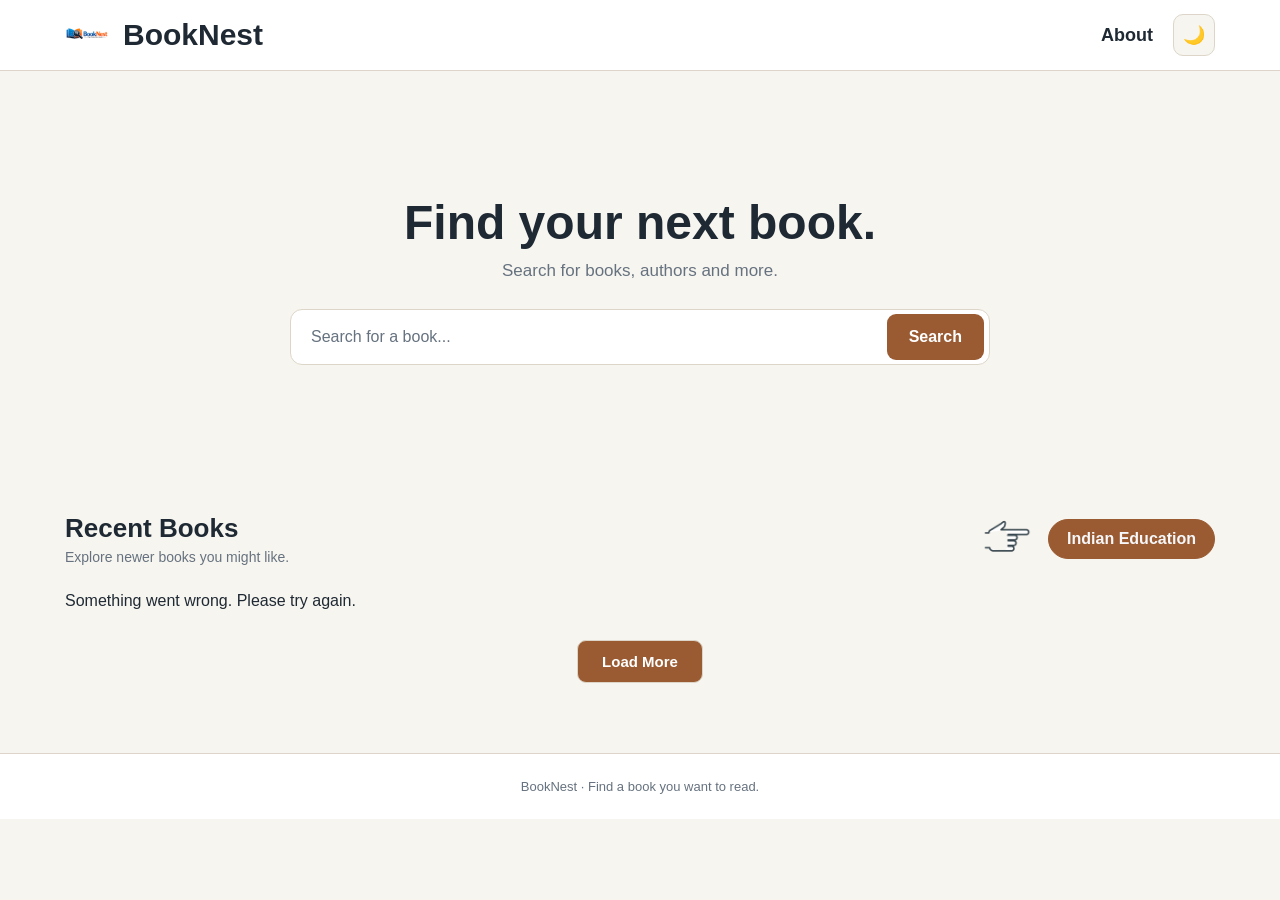
<file: index.html>
<!DOCTYPE html>
<html lang="en">
<head>
    <meta charset="UTF-8">
    <meta name="viewport" content="width=device-width, initial-scale=1.0">
    <title>BookNest</title>
    <link rel="stylesheet" href="style.css">
</head>
<body>

    <header class="mainbar">
        <div class="content">
            <div class="left">
                <img src="logo.png" alt="BookNest logo">
                <h1>BookNest</h1>
            </div>
            <div class="right">
                <a href="about.html">About</a>
                <button class="theme-btn" type="button" aria-label="Switch to dark mode" title="Switch theme">🌙</button>
            </div>
        </div>
    </header>
    <main>
        <section class="hero">
            <div class="center">
                <h2>Find your next book.</h2>
                <p>Search for books, authors and more.</p>
                <form class="search-box">
                    <label class="sr-only" for="searchInput">Search for a book</label>
                    <input
                        type="text"
                        placeholder="Search for a book..."
                        id="searchInput"
                        autocomplete="off"
                    >
                    <button type="submit">Search</button>
                </form>
            </div>
        </section>
        <section class="books">
            <div class="section-title">
                <div class="no">
                <h2>Recent Books</h2>
                <p>Explore newer books you might like.</p>
                </div>  
                <div class="education-callout">
                    <div class="pointer">
                        <img src="point2.avif" alt="" width="50" height="50">
                    </div>
                    <div class="education">
                        <a href="education.html">Indian Education</a>
                    </div>
                </div>
            </div>
            <div class="book-list" id="bookList" aria-live="polite"></div>
    
        <button id="loadMoreBtn" class="load-more-btn">
            Load More
        </button>
        </section>
    </main>
    <footer>
        <p>BookNest · Find a book you want to read.</p>
    </footer>

    <script src="script.js"></script>
</body>
</html>
</file>
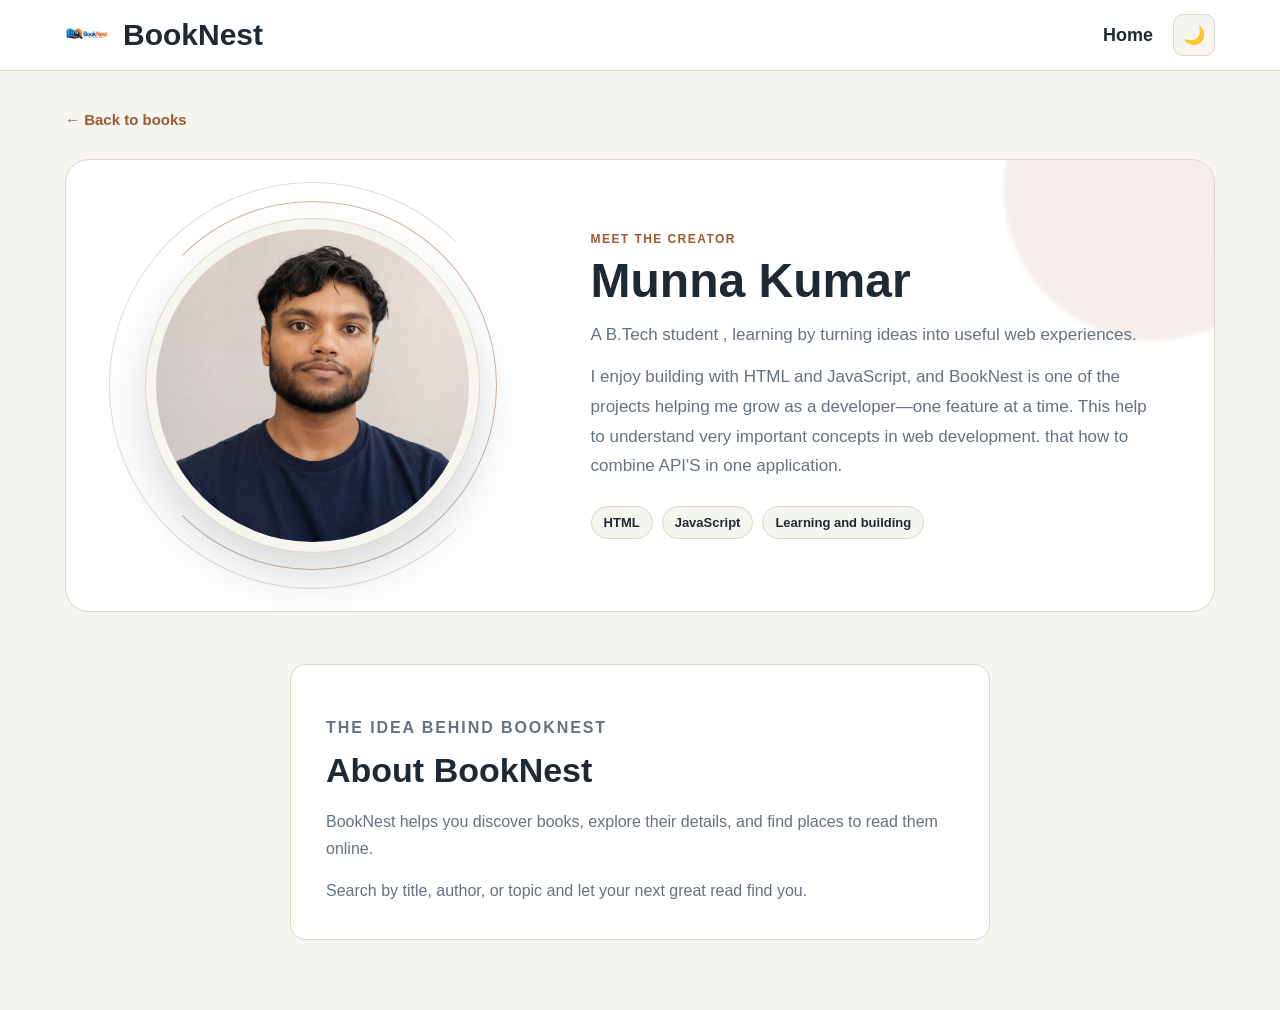
<file: about.html>
<!DOCTYPE html>
<html lang="en">
<head>
    <meta charset="UTF-8">
    <meta name="viewport" content="width=device-width, initial-scale=1.0">
    <title>About BookNest</title>
    <link rel="stylesheet" href="style.css">
</head>
<body>
    <header class="mainbar">
        <div class="content">
            <div class="left">
                <img src="logo.png" alt="BookNest logo">
                <h1>BookNest</h1>
            </div>
            <div class="right">
                <a href="index.html">Home</a>
                <button class="theme-btn" type="button" aria-label="Switch to dark mode" title="Switch theme">🌙</button>
            </div>
        </div>
    </header>

    <main>
        <section class="about-page">
            <a href="index.html">← Back to books</a>
            <section class="myinfo" aria-labelledby="creator-title">
                <div class="photo" aria-hidden="true">
                    <span class="photo-orbit orbit-one"></span>
                    <span class="photo-orbit orbit-two"></span>
                    <img src="my.png" alt="">
                </div>
                <div class="information">
                    <p class="eyebrow">Meet the creator</p>
                    <h2 id="creator-title">Munna Kumar</h2>
                    <p class="intro">A B.Tech student , learning by turning ideas into useful web experiences.</p>
                    <p>I enjoy building with HTML and JavaScript, and BookNest is one of the projects helping me grow as a developer—one feature at a time. This help to understand very important concepts in web development. that how to combine API'S in one application.</p>
                    <div class="skill-tags" aria-label="Skills">
                        <span>HTML</span>
                        <span>JavaScript</span>
                        <span>Learning and building</span>
                    </div>
                </div>
            </section>

            <section class="about-content" aria-labelledby="booknest-title">
                <p class="eyebrow">The idea behind BookNest</p>
                <h2 id="booknest-title">About BookNest</h2>
                <p>BookNest helps you discover books, explore their details, and find places to read them online.</p>
                <p>Search by title, author, or topic and let your next great read find you.</p>
            </section>
        </section>
    </main>

    <script src="about.js"></script>
</body>
</html>
</file>
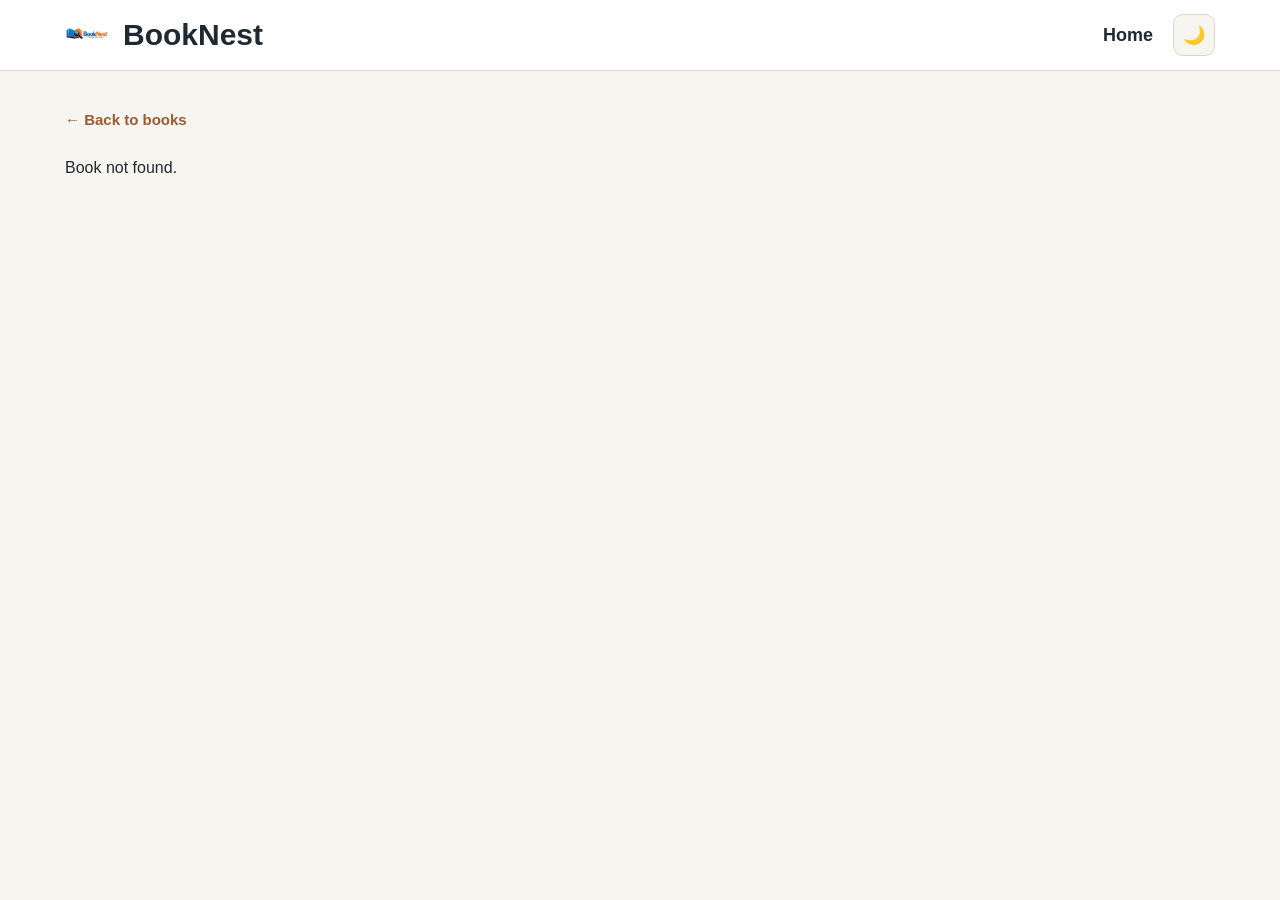
<file: book.html>
<!DOCTYPE html>
<html lang="en">
<head>
    <meta charset="UTF-8">
    <meta name="viewport" content="width=device-width, initial-scale=1.0">
    <title>Book Details</title>
    <link rel="stylesheet" href="style.css">
</head>
<body>
    <header class="mainbar">
        <div class="content">
            <div class="left">
                <img src="logo.png" alt="BookNest logo">
                <h1>BookNest</h1>
            </div>
            <div class="right">
                <a href="index.html">Home</a>
                <button class="theme-btn" type="button" aria-label="Switch to dark mode" title="Switch theme">🌙</button>
            </div>
        </div>
    </header>
    <main>
        <section class="book-details">
            <a href="index.html">← Back to books</a>
            <div id="bookDetails" aria-live="polite">
                Loading book...
            </div>
        </section>
    </main>
    <script src="book.js"></script>
</body>
</html>
</file>
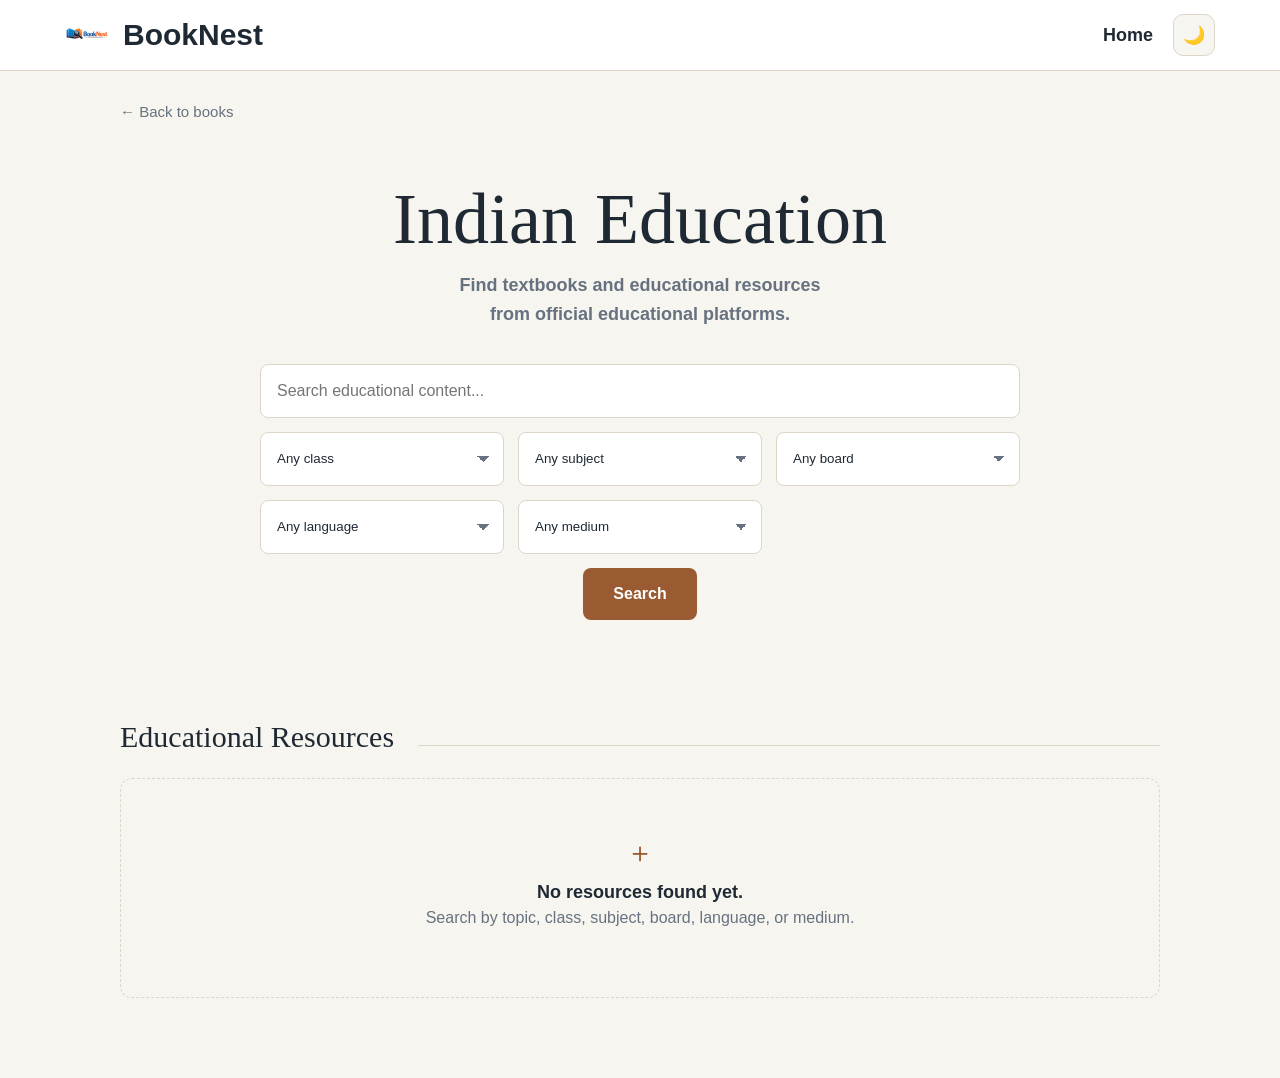
<file: education.html>
<!DOCTYPE html>
<html lang="en">

<head>
    <meta charset="UTF-8">
    <meta name="viewport" content="width=device-width, initial-scale=1.0">
    <title>Indian Education | BookNest</title>
    <link rel="stylesheet" href="style.css">
    <link rel="stylesheet" href="education.css">
</head>

<body>
    <header class="mainbar">
        <div class="content">
            <div class="left">
                <img src="logo.png" alt="BookNest logo">
                <h1>BookNest</h1>
            </div>

            <div class="right">
                <a href="index.html">Home</a>
                <button class="theme-btn" type="button" aria-label="Switch to dark mode"
                    title="Switch theme">🌙</button>
            </div>
        </div>
    </header>

    <main class="education-page">
        <a class="back-link" href="index.html">← Back to books</a>

        <section class="education-hero" aria-labelledby="education-title">
            <h2 id="education-title">Indian Education</h2>
            <p class="intro">Find textbooks and educational resources<br class="desktop-break"> from official
                educational platforms.</p>

            <form class="education-search" id="educationSearch">
                <label class="sr-only" for="educationQuery">Search educational content</label>
                <input id="educationQuery" type="search" placeholder="Search educational content..." autocomplete="off">

                <div class="filter-row">
                    <label>
                        <span class="sr-only">Class</span>
                        <select id="classFilter">
                            <option value="">Any class</option>
                            <option>Class 1</option>
                            <option>Class 2</option>
                            <option>Class 3</option>
                            <option>Class 4</option>
                            <option>Class 5</option>
                            <option>Class 6</option>
                            <option>Class 7</option>
                            <option>Class 8</option>
                            <option>Class 9</option>
                            <option>Class 10</option>
                            <option>Class 11</option>
                            <option>Class 12</option>
                        </select>
                    </label>

                    <label>
                        <span class="sr-only">Subject</span>
                        <select id="subjectFilter">
                            <option value="">Any subject</option>
                            <option>Mathematics</option>
                            <option>Science</option>
                            <option>English</option>
                            <option>Hindi</option>
                            <option>Social Science</option>
                        </select>
                    </label>

                    <label>
                        <span class="sr-only">Board</span>
                        <select id="boardFilter">
                            <option value="">Any board</option>
                            <option>CBSE</option>
                            <option>NCERT</option>
                            <option>NIOS</option>
                        </select>
                    </label>

                    <label>
                        <span class="sr-only">Language</span>
                        <select id="languageFilter">
                            <option value="">Any language</option>
                            <option>English</option>
                            <option>Hindi</option>
                        </select>
                    </label>

                    <label>
                        <span class="sr-only">Medium</span>
                        <select id="mediumFilter">
                            <option value="">Any medium</option>
                            <option>English</option>
                            <option>Hindi</option>
                        </select>
                    </label>
                </div>

                <button class="education-submit" type="submit">Search</button>
            </form>
        </section>

        <section class="resources" aria-labelledby="resources-title">
            <div class="resource-heading">
                <div>
                    <h2 id="resources-title">Educational Resources</h2>
                </div>
                <span class="resource-rule" aria-hidden="true"></span>
            </div>
            <div class="empty-resources" id="emptyResources" aria-live="polite">
                <span class="empty-mark" aria-hidden="true">＋</span>
                <p>No resources found yet.</p>
                <span>Search by topic, class, subject, board, language, or medium.</span>
            </div>
            <button class="load-more-education" id="loadMoreEducation" type="button">
                Load More
            </button>
        </section>
    </main>

    <script src="education.js"></script>
</body>

</html>
</file>
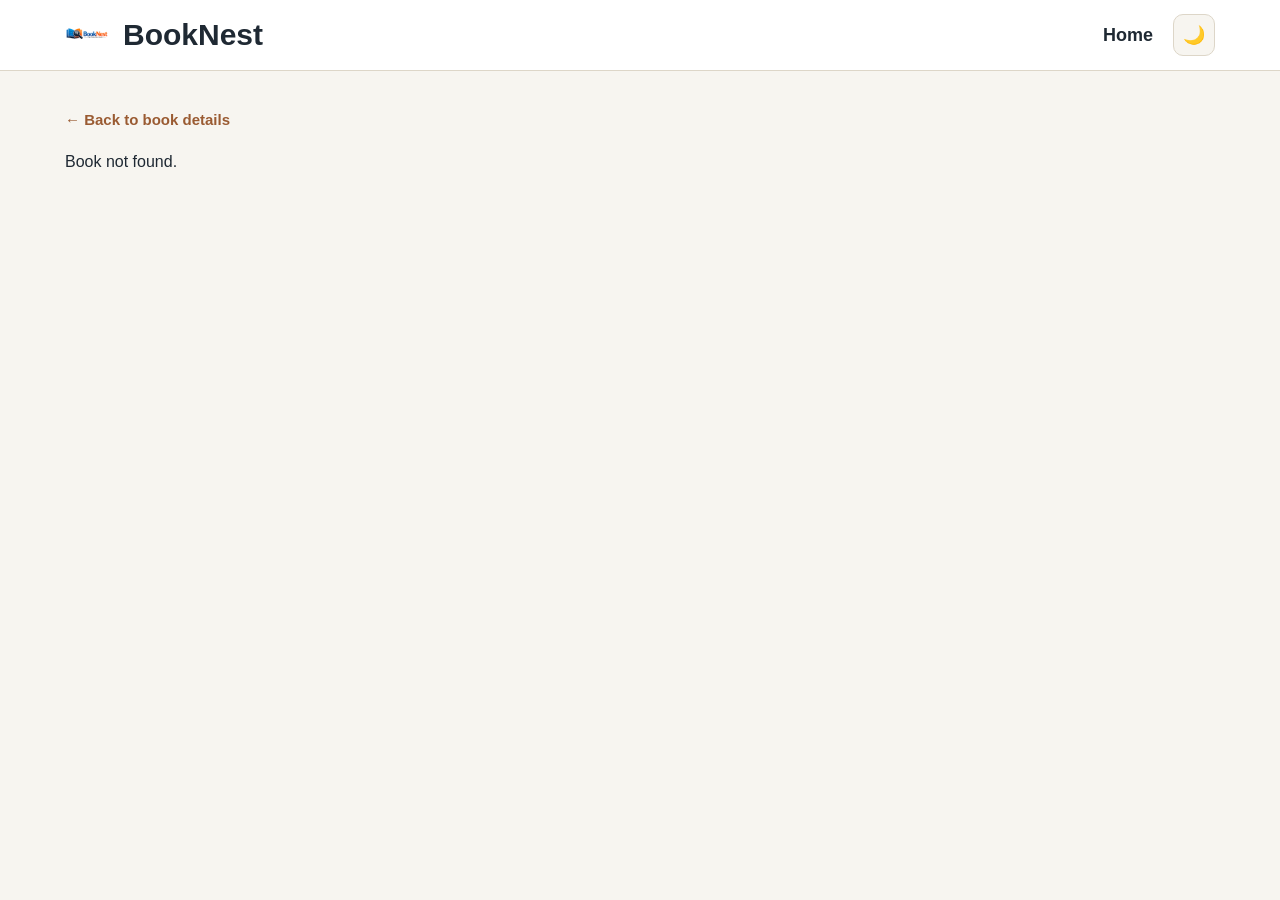
<file: reader.html>
<!DOCTYPE html>
<html lang="en">
<head>
    <meta charset="UTF-8">
    <meta name="viewport" content="width=device-width, initial-scale=1.0">
    <title>Read Book</title>
    <link rel="stylesheet" href="style.css">
</head>
<body>
    <header class="mainbar">
        <div class="content">
            <div class="left">
                <img src="logo.png" alt="BookNest logo">
                <h1>BookNest</h1>
            </div>
            <div class="right">
                <a href="index.html">Home</a>
                <button class="theme-btn" type="button" aria-label="Switch to dark mode" title="Switch theme">🌙</button>
            </div>
        </div>
    </header>

    <main>
        <section class="reader">
            <a href="book.html" id="backLink">← Back to book details</a>
            <div id="readerContent" aria-live="polite">
                <p>Loading book...</p>
            </div>
        </section>
    </main>

    <script src="reader.js"></script>
</body>
</html>
</file>
<file: style.css>
*{
    margin:0;
    padding:0;
    box-sizing:border-box;
}

:root{
    --bg:#F7F5F0;
    --card:#FFFFFF;
    --text:#1F2933;
    --text-2:#66727F;
    --accent:#9A5B32;
    --accent-hover:#7D4725;
    --border:#DDD6C8;
}

.dark{
    --bg:#0F1115;
    --card:#1C2027;
    --text:#F5F7FA;
    --text-2:#A7AFBC;
    --accent:#D4A853;
    --accent-hover:#E3BB6A;
    --border:#2A2F38;
}

body{
    min-height:100vh;
    background:var(--bg);
    color:var(--text);
    font-family:"Trebuchet MS",Arial,sans-serif;
    transition:background-color .3s,color .3s;
}

button,
input{
    font:inherit;
}

.sr-only{
    position:absolute;
    width:1px;
    height:1px;
    padding:0;
    margin:-1px;
    overflow:hidden;
    clip:rect(0,0,0,0);
    white-space:nowrap;
    border:0;
}

.mainbar{
    width:100%;
    background:var(--card);
    border-bottom:1px solid var(--border);
}

.content{
    width:100%;
    max-width:1200px;
    min-height:70px;
    margin:auto;
    padding:10px 25px;
    display:flex;
    align-items:center;
    justify-content:space-between;
}

.left{
    display:flex;
    align-items:center;
    gap:10px;
}

.left img{
    width:48px;
    height:48px;
    border-radius:50%;
    object-fit:cover;
}

.left h1{
    font-size:30px;
}

.right{
    display:flex;
    align-items:center;
    gap:20px;
}

.right a{
    color:var(--text);
    text-decoration:none;
    font-size:18px;
    font-weight:bolder;
}

.right a:hover{
    color:var(--accent);
}

.right a:focus-visible,
.book-details > a:focus-visible,
.reader > a:focus-visible,
.about-page > a:focus-visible,
.book-card:focus-visible,
button:focus-visible,
input:focus-visible,
.read-external-btn:focus-visible{
    outline:3px solid var(--accent);
    outline-offset:3px;
}

.theme-btn{
    width:42px;
    height:42px;
    border:1px solid var(--border);
    border-radius:10px;
    background:var(--bg);
    color:var(--text);
    font-size:18px;
    cursor:pointer;
}

.theme-btn:hover{
    border-color:var(--text);
    background:var(--text);
    color:var(--bg);
}

.hero{
    min-height:420px;
    padding:60px 20px;
    display:flex;
    align-items:center;
    justify-content:center;
    text-align:center;
}

.center{
    width:100%;
    max-width:700px;
}

.center h2{
    font-size:48px;
    line-height:1.1;
    margin-bottom:12px;
}

.center p{
    color:var(--text-2);
    font-size:17px;
    margin-bottom:28px;
}

.search-box{
    width:100%;
    height:56px;
    padding:5px;
    display:flex;
    align-items:center;
    background:var(--card);
    border:1px solid var(--border);
    border-radius:12px;
}

.search-box input{
    flex:1;
    min-width:0;
    height:100%;
    padding:0 15px;
    border:0;
    outline:0;
    background:transparent;
    color:var(--text);
    font-size:16px;
}

.search-box:focus-within{
    border-color:var(--accent);
}

.search-box input::placeholder{
    color:var(--text-2);
}

.search-box button{
    height:46px;
    padding:0 22px;
    border:0;
    border-radius:9px;
    background:var(--accent);
    color:white;
    font-weight:600;
    cursor:pointer;
}

.search-box button:hover{
    background:var(--accent-hover);
}

.books{
    width:100%;
    max-width:1200px;
    margin:auto;
    padding:20px 25px 70px;
}

.section-title{
    margin-bottom:25px;
    display: flex;
    align-items:center;
    gap:16px;
}

.section-title > .no{
    min-width:0;
    flex:1 1 auto;
}

.section-title h2{
    font-size:26px;
    margin-bottom:5px;
}

.section-title p{
    color:var(--text-2);
    font-size:14px;
}

.education-callout{
    width:auto;
    min-height:56px;
    flex:0 0 auto;
    display:flex;
    align-items:center;
    gap:10px;
    margin-left:auto;
}

.pointer{
    width:56px;
    height:56px;
    flex:0 0 56px;
    animation:pointer-attention 1s ease-in-out infinite;
}

.pointer img{
    display:block;
    width:50px;
    height:50px;
    object-fit:contain;
    /* margin-right: -50px; */
}

.education{
    align-self:center;
    transition:transform .2s ease, background-color .2s ease, box-shadow .2s ease;
}

.education a{
    display:block;
    padding:10px 18px;
    border:1px solid var(--accent);
    border-radius:999px;
    background:var(--accent);
    color:#F5F7FA;
    font:inherit;
    font-weight:700;
    text-decoration:none;
    white-space:nowrap;
    border-radius: 20px;
}

.education:hover{
    background:var(--accent-hover);
    box-shadow:0 8px 18px rgba(31,41,51,.16);
    transform:translateY(-2px);
    border-radius: 20px;
    
}
.education a:hover{
    background:var(--accent-hover);
    color:#F5F7FA;
    border-radius: 20px;
}

@keyframes pointer-attention{
    0%, 100%{
        transform:translateX(12px) rotate(0deg) scale(1);
    }
    45%{
        transform:translateY(1px) rotate(0deg) scale(1);
    }
    65%{
        transform:translateY(0) rotate(0deg) scale(1);
    }
}

@media (prefers-reduced-motion: reduce){
    .pointer{
        animation:none;
    }
}

@media(max-width:650px){
    .section-title{
        gap:8px;
    }

    .section-title h2{
        font-size:clamp(18px, 6vw, 24px);
    }

    .section-title p{
        font-size:clamp(10px, 3vw, 13px);
    }

    .education-callout{
        min-height:44px;
        gap:5px;
    }

    .pointer{
        width:38px;
        height:38px;
        flex-basis:38px;
    }

    .pointer img{
        width:38px;
        height:38px;
    }

    .education a{
        padding:8px 10px;
        font-size:clamp(10px, 3vw, 13px);
    }
}

.book-list{
    display:grid;
    grid-template-columns:repeat(auto-fit,minmax(200px,1fr));
    gap:22px;
}

.book-card{
    overflow:hidden;
    background:var(--card);
    border:1px solid var(--border);
    border-radius:12px;
    color:var(--text);
    cursor:pointer;
    text-decoration:none;
    transition:transform .15s,border-color .15s,box-shadow .15s;
}

.book-card:hover{
    transform:translateY(-4px) scale(1.02);
    border-color:var(--accent);
    box-shadow:0 8px 18px rgba(31,41,51,.12);
}

.book-image{
    width:100%;
    aspect-ratio:3/4;
    background:var(--bg);
    overflow:hidden;
    margin: 0 auto;
}

.book-image img{
    width:100%;
    height:100%;
    display:block;
    object-fit:cover;
}

.book-image.has-placeholder{
    display:flex;
    align-items:center;
    justify-content:center;
    padding:18px;
    background:linear-gradient(145deg,var(--accent),var(--accent-hover));
}

.book-cover-placeholder{
    color:white;
    font-family:Georgia,"Times New Roman",serif;
    font-size:clamp(16px,2vw,22px);
    font-weight:700;
    line-height:1.2;
    text-align:center;
    overflow:hidden;
    display:-webkit-box;
    line-clamp:4;
    -webkit-box-orient:vertical;
    -webkit-line-clamp:4;
}

.book-info{
    padding:14px;
}

.book-info h3{
    overflow:hidden;
    font-size:16px;
    white-space:nowrap;
    text-overflow:ellipsis;
}

.book-info p{
    margin-top:5px;
    color:var(--text-2);
    font-size:14px;
    overflow:hidden;
    white-space:nowrap;
    text-overflow:ellipsis;
}

footer{
    padding:25px;
    border-top:1px solid var(--border);
    background:var(--card);
    text-align:center;
}

footer p{
    color:var(--text-2);
    font-size:13px;
}
.load-more-btn{
    display:block;
    margin:30px auto 0;
    padding:12px 24px;
    border:1px solid var(--border);
    border-radius:9px;
    background:var(--accent);
    color:white;
    font-size:15px;
    font-weight:600;
    cursor:pointer;
}

.load-more-btn:hover{
    background:var(--accent-hover);
}

.load-more-btn:disabled{
    cursor:wait;
    opacity:.65;
}
.book-details{
    width:100%;
    max-width:1200px;
    margin:auto;
    padding:40px 25px 70px;
}

.book-details > a{
    color:var(--accent);
    text-decoration:none;
    font-size:15px;
    font-weight:600;
}

.book-details > a:hover{
    color:var(--accent-hover);
}

#bookDetails{
    margin-top:30px;
}

.details-card{
    display:grid;
    grid-template-columns:300px 1fr;
    gap:45px;
    padding:30px;
    background:var(--card);
    border:1px solid var(--border);
    border-radius:16px;
}

.details-image{
    width:100%;
    max-width:300px;
    aspect-ratio:2/3;
    overflow:hidden;
    border-radius:10px;
    background:var(--bg);
}

.details-image img{
    width:100%;
    height:100%;
    display:block;
    object-fit:cover;
}

.details-info{
    padding:10px 0;
}

.details-info h2{
    font-size:36px;
    line-height:1.2;
    margin-bottom:20px;
}

.details-info p{
    color:var(--text-2);
    font-size:16px;
    line-height:1.7;
}
.subjects{
    display:flex;
    flex-wrap:wrap;
    gap:8px;
    margin-top:25px;
}

.subjects span{
    padding:7px 11px;
    border:1px solid var(--border);
    border-radius:20px;
    color:var(--text-2);
    background:var(--bg);
    font-size:13px;
}
.detail-authors{
    margin-bottom:20px;
    color:var(--text-2);
    font-size:16px;
}

.detail-authors strong{
    color:var(--text);
}

.read-btn{
    display:inline-block;
    margin-top:20px;
    padding:12px 24px;
    border:0;
    border-radius:9px;
    background:var(--accent);
    color:white;
    font-size:15px;
    font-weight:600;
    cursor:pointer;
    text-decoration:none;
}

.read-btn:hover{
    background:var(--accent-hover);
}

.reader{
    width:100%;
    max-width:1200px;
    margin:auto;
    padding:40px 25px 70px;
}

.reader > a{
    display:inline-block;
    margin-bottom:25px;
    color:var(--accent);
    text-decoration:none;
    font-size:15px;
    font-weight:600;
}

.reader > a:hover{
    color:var(--accent-hover);
}

.reader-container{
    background:var(--card);
    border:1px solid var(--border);
    border-radius:16px;
    padding:40px;
    text-align:center;
}

.reader-container h1{
    font-size:36px;
    margin-bottom:20px;
}

.read-info{
    color:var(--text-2);
    font-size:18px;
    margin-bottom:25px;
}

.no-read{
    color:var(--text-2);
    font-size:18px;
    margin-bottom:15px;
}

.reader-fallback-links{
    display:flex;
    align-items:center;
    justify-content:center;
    flex-wrap:wrap;
    gap:16px 22px;
    margin-top:20px;
}

.reader-fallback-links a:not(.read-external-btn){
    color:var(--accent);
    font-weight:600;
}

.reader-fallback-links a:focus-visible{
    outline:3px solid var(--accent);
    outline-offset:3px;
}

.read-external-btn{
    display:inline-block;
    padding:14px 28px;
    border:0;
    border-radius:9px;
    background:var(--accent);
    color:white;
    font-size:16px;
    font-weight:600;
    cursor:pointer;
    text-decoration:none;
}

.read-external-btn:hover{
    background:var(--accent-hover);
}

.about-page{
    width:100%;
    max-width:1200px;
    margin:auto;
    padding:40px 25px 70px;
}

.about-page > a{
    color:var(--accent);
    text-decoration:none;
    font-size:15px;
    font-weight:600;
}

.about-page > a:hover{
    color:var(--accent-hover);
}

.about-content{
    max-width:700px;
    margin:52px auto 0;
    padding:35px;
    background:var(--card);
    border:1px solid var(--border);
    border-radius:16px;
}

.about-content h2{
    margin-bottom:18px;
    font-size:34px;
}

.about-content p{
    margin-top:14px;
    color:var(--text-2);
    font-size:16px;
    line-height:1.7;
}

.eyebrow{
    margin:0 0 10px;
    color:var(--accent);
    font-size:12px;
    font-weight:800;
    letter-spacing:.12em;
    text-transform:uppercase;
}

.myinfo{
    position:relative;
    display:grid;
    grid-template-columns:minmax(260px, .8fr) minmax(0, 1.2fr);
    align-items:center;
    gap:clamp(35px, 7vw, 90px);
    margin-top:30px;
    padding:clamp(28px, 5vw, 58px);
    overflow:hidden;
    background:var(--card);
    border:1px solid var(--border);
    border-radius:24px;
    isolation:isolate;
}

.myinfo::before{
    position:absolute;
    z-index:-1;
    top:-120px;
    right:-90px;
    width:300px;
    height:300px;
    border-radius:50%;
    background:var(--accent);
    content:"";
    opacity:.1;
    filter:blur(2px);
}

.photo{
    position:relative;
    width:min(100%, 335px);
    aspect-ratio:1;
    justify-self:center;
    padding:10px;
    border:1px solid var(--border);
    border-radius:50%;
    background:var(--bg);
    box-shadow:0 24px 45px rgba(31,41,51,.17);
    animation:portrait-float 5s ease-in-out infinite;
}

.photo img{
    display:block;
    width:100%;
    height:100%;
    border-radius:50%;
    object-fit:cover;
    object-position:center top;
}

.photo-orbit{
    position:absolute;
    z-index:-1;
    display:block;
    border:1px solid var(--accent);
    border-radius:50%;
    opacity:.45;
}

.orbit-one{
    inset:-18px;
    border-left-color:transparent;
    animation:orbit-spin 12s linear infinite;
}

.orbit-two{
    inset:-37px;
    border-right-color:transparent;
    opacity:.22;
    animation:orbit-spin 16s linear infinite reverse;
}

.information h2{
    margin-bottom:14px;
    font-size:clamp(32px, 4vw, 48px);
    line-height:1.05;
}

.information p:not(.eyebrow){
    max-width:620px;
    color:var(--text-2);
    font-size:17px;
    line-height:1.75;
}

.information .intro{
    margin-bottom:12px;
    color:var(--text);
    font-size:20px;
    line-height:1.5;
}

.skill-tags{
    display:flex;
    flex-wrap:wrap;
    gap:9px;
    margin-top:25px;
}

.skill-tags span{
    padding:8px 12px;
    border:1px solid var(--border);
    border-radius:999px;
    background:var(--bg);
    color:var(--text);
    font-size:13px;
    font-weight:700;
}

@keyframes portrait-float{
    0%,100%{ transform:translateY(0) rotate(-1.5deg); }
    50%{ transform:translateY(-13px) rotate(1.5deg); }
}

@keyframes orbit-spin{
    to{ transform:rotate(360deg); }
}

@media(max-width:900px){
    .book-list{
        grid-template-columns:repeat(auto-fit,minmax(150px,1fr));
    }
}

@media(max-width:650px){
    .content{
        padding:8px 15px;
    }

    .left img{
        width:42px;
        height:42px;
    }

    .left h1{
        font-size:21px;
    }

    .right{
        gap:12px;
    }

    .center h2{
        font-size:38px;
    }

    .hero{
        min-height:380px;
        padding:50px 15px;
    }

    .books{
        padding:20px 15px 50px;
    }

    .book-list{
        grid-template-columns:repeat(2,1fr);
        grid-template-columns:repeat(auto-fit,minmax(130px,1fr));
        gap:15px;
    }
    .details-card{
    grid-template-columns:1fr;
    gap:25px;
    padding:20px;
    }

    .details-image{
    margin:auto;
    width:220px;
    }

    .details-info h2{
    font-size:28px;
    }

    .about-content{
        padding:25px 20px;
    }

    .about-content h2{
        font-size:28px;
    }

    .myinfo{
        grid-template-columns:1fr;
        gap:48px;
        padding:35px 22px 30px;
    }

    .photo{
        width:min(78vw, 300px);
    }

    .information{
        text-align:center;
    }

    .skill-tags{
        justify-content:center;
    }
}

@media (prefers-reduced-motion:reduce){
    .photo,
    .orbit-one,
    .orbit-two{
        animation:none;
    }
}


@media(max-width:400px){
    .left h1{
        font-size:19px;
    }

    .right a{
        font-size:14px;
    }

    .center h2{
        font-size:32px;
    }

    .search-box{
        height:auto;
        padding:6px;
        flex-direction:column;
    }

    .search-box input{
        width:100%;
        height:48px;
    }

    .search-box button{
        width:100%;
        height:34px;
    }
}
</file>
<file: education.css>
main.education-page {
	width: min(100% - 50px, 1040px);
	margin: 0 auto;
	padding: 32px 0 80px;
}
.back-link {
	color: var(--text-2);
	text-decoration: none;
	font-size: 15px;
}
.back-link:hover {
	color: var(--accent);
}
.education-hero {
	max-width: 760px;
	margin: 62px auto 90px;
	text-align: center;
}
.eyebrow {
	margin-bottom: 12px;
	color: var(--accent);
	font-size: 12px;
	font-weight: 700;
	letter-spacing: 2px;
	text-transform: uppercase;
}
.education-hero h2 {
	margin-bottom: 16px;
	font-family: Georgia, "Times New Roman", serif;
	font-size: clamp(42px, 7vw, 72px);
	font-weight: 500;
	line-height: 1;
}
.intro {
	font-family: Verdana, Geneva, Tahoma, sans-serif;
	margin-bottom: 35px;
	color: var(--text-2);
	font-size: 18px;
	line-height: 1.6;
	font-weight: bolder;
}
.education-search {
	display: grid;
	gap: 14px;
}
.education-search input,
.education-search select {
	width: 100%;
	min-height: 54px;
	padding: 0 16px;
	border: 1px solid var(--border);
	border-radius: 8px;
	background: var(--card);
	color: var(--text);
}
.education-search input {
	font-size: 16px;
}
.education-search input:focus,
.education-search select:focus {
	border-color: var(--accent);
	outline: 3px solid color-mix(in srgb, var(--accent) 25%, transparent);
}
.filter-row {
	display: grid;
	grid-template-columns: repeat(3, 1fr);
	gap: 14px;
}
.education-search select {
	appearance: none;
	background-image: linear-gradient(45deg, transparent 50%, var(--text-2) 50%), linear-gradient(135deg, var(--text-2) 50%, transparent 50%);
	background-position: calc(100% - 20px) 23px, calc(100% - 14px) 23px;
	background-repeat: no-repeat;
	background-size: 6px 6px, 6px 6px;
	cursor: pointer;
}
.education-submit {
	min-height: 52px;
	padding: 0 30px;
	justify-self: center;
	border: 0;
	border-radius: 8px;
	background: var(--accent);
	color: #fff;
	font-weight: 700;
	cursor: pointer;
}
.education-submit:hover {
	background: var(--accent-hover);
}
.resources {
	/* border-top: 1px solid var(--border); */
	padding-top: 10px;
}
.resource-heading {
	display: flex;
	align-items: end;
	gap: 24px;
}
.resource-heading h2 {
	font-family: Georgia, "Times New Roman", serif;
	font-size: 30px;
	font-weight: 500;
}
.resource-rule {
	height: 1px;
	flex: 1;
	margin-bottom: 8px;
	background: var(--border);
}
.empty-resources {
	min-height: 220px;
	margin-top: 24px;
	padding: 55px 20px;
	border: 1px dashed var(--border);
	border-radius: 12px;
	color: var(--text-2);
	text-align: center;
}
.empty-resources:has(.resource-card) {
	display: grid;
	grid-template-columns: repeat(auto-fill, minmax(300px, 1fr));
	gap: 22px;
	margin-top: 24px;
	padding: 0;
	border: none;
	min-height: auto;
	text-align: left;
}
.empty-mark {
	display: block;
	margin-bottom: 10px;
	color: var(--accent);
	font-size: 28px;
}
.empty-resources p {
	margin-bottom: 6px;
	color: var(--text);
	font-size: 18px;
	font-weight: 700;
}
.empty-resources.is-searched {
	border-color: var(--accent);
}
.resource-card {
	display: flex;
	flex-direction: column;
	gap: 16px;
	padding: 20px;
	background: var(--card);
	border: 1px solid var(--border);
	border-radius: 12px;
	color: var(--text);
	text-align: left;
	transition: transform 0.2s ease, border-color 0.2s ease, box-shadow 0.2s ease;
}
.resource-card:hover {
	transform: translateY(-4px);
	border-color: var(--accent);
	box-shadow: 0 8px 18px rgba(0, 0, 0, 0.12);
}
.resource-card img {
	width: 100%;
	max-height: 160px;
	object-fit: contain;
	background: var(--bg);
	border: 1px solid var(--border);
	border-radius: 8px;
	padding: 8px;
}
.resource-info {
	display: flex;
	flex-direction: column;
	flex: 1;
}
.resource-info h3 {
	margin: 0 0 10px;
	color: var(--text);
	font-size: 18px;
	font-weight: 700;
	line-height: 1.3;
}
.resource-info p {
	margin: 4px 0;
	color: var(--text-2);
	font-size: 14px;
	line-height: 1.4;
}
.resource-info p strong {
	color: var(--text);
}
.resource-info p:last-of-type {
	display: -webkit-box;
	-webkit-line-clamp: 3;
	-webkit-box-orient: vertical;
	overflow: hidden;
	margin-top: 8px;
}
.resource-info a {
	display: inline-block;
	align-self: flex-start;
	margin-top: 16px;
	padding: 10px 18px;
	border-radius: 8px;
	background: var(--accent);
	color: white;
	font-size: 14px;
	font-weight: 600;
	text-decoration: none;
	transition: background-color 0.2s ease;
}
.resource-info a:hover {
	background: var(--accent-hover);
	color: white;
}
.load-more-education {
	display: none;
	margin: 30px auto 0;
	padding: 12px 24px;
	border: 1px solid var(--border);
	border-radius: 9px;
	background: var(--accent);
	color: white;
	font-size: 15px;
	font-weight: 600;
	cursor: pointer;
	transition: background-color 0.2s ease;
}
.load-more-education:hover {
	background: var(--accent-hover);
}
.resource-image {
	width: 110px;
	height: 140px;
	object-fit: cover;
	border-radius: 8px;
	flex-shrink: 0;
}
@media (max-width: 620px) {
	main.education-page {
		width: min(100% - 32px, 1040px);
		padding-top: 24px;
	}
	.education-hero {
		margin: 52px auto 68px;
	}
	.desktop-break {
		display: none;
	}
	.filter-row {
		grid-template-columns: 1fr;
	}
	.resource-heading {
		display: block;
	}
	.resource-rule {
		display: block;
		margin-top: 16px;
	}
	.empty-resources:has(.resource-card) {
		grid-template-columns: 1fr;
	}
}
</file>
